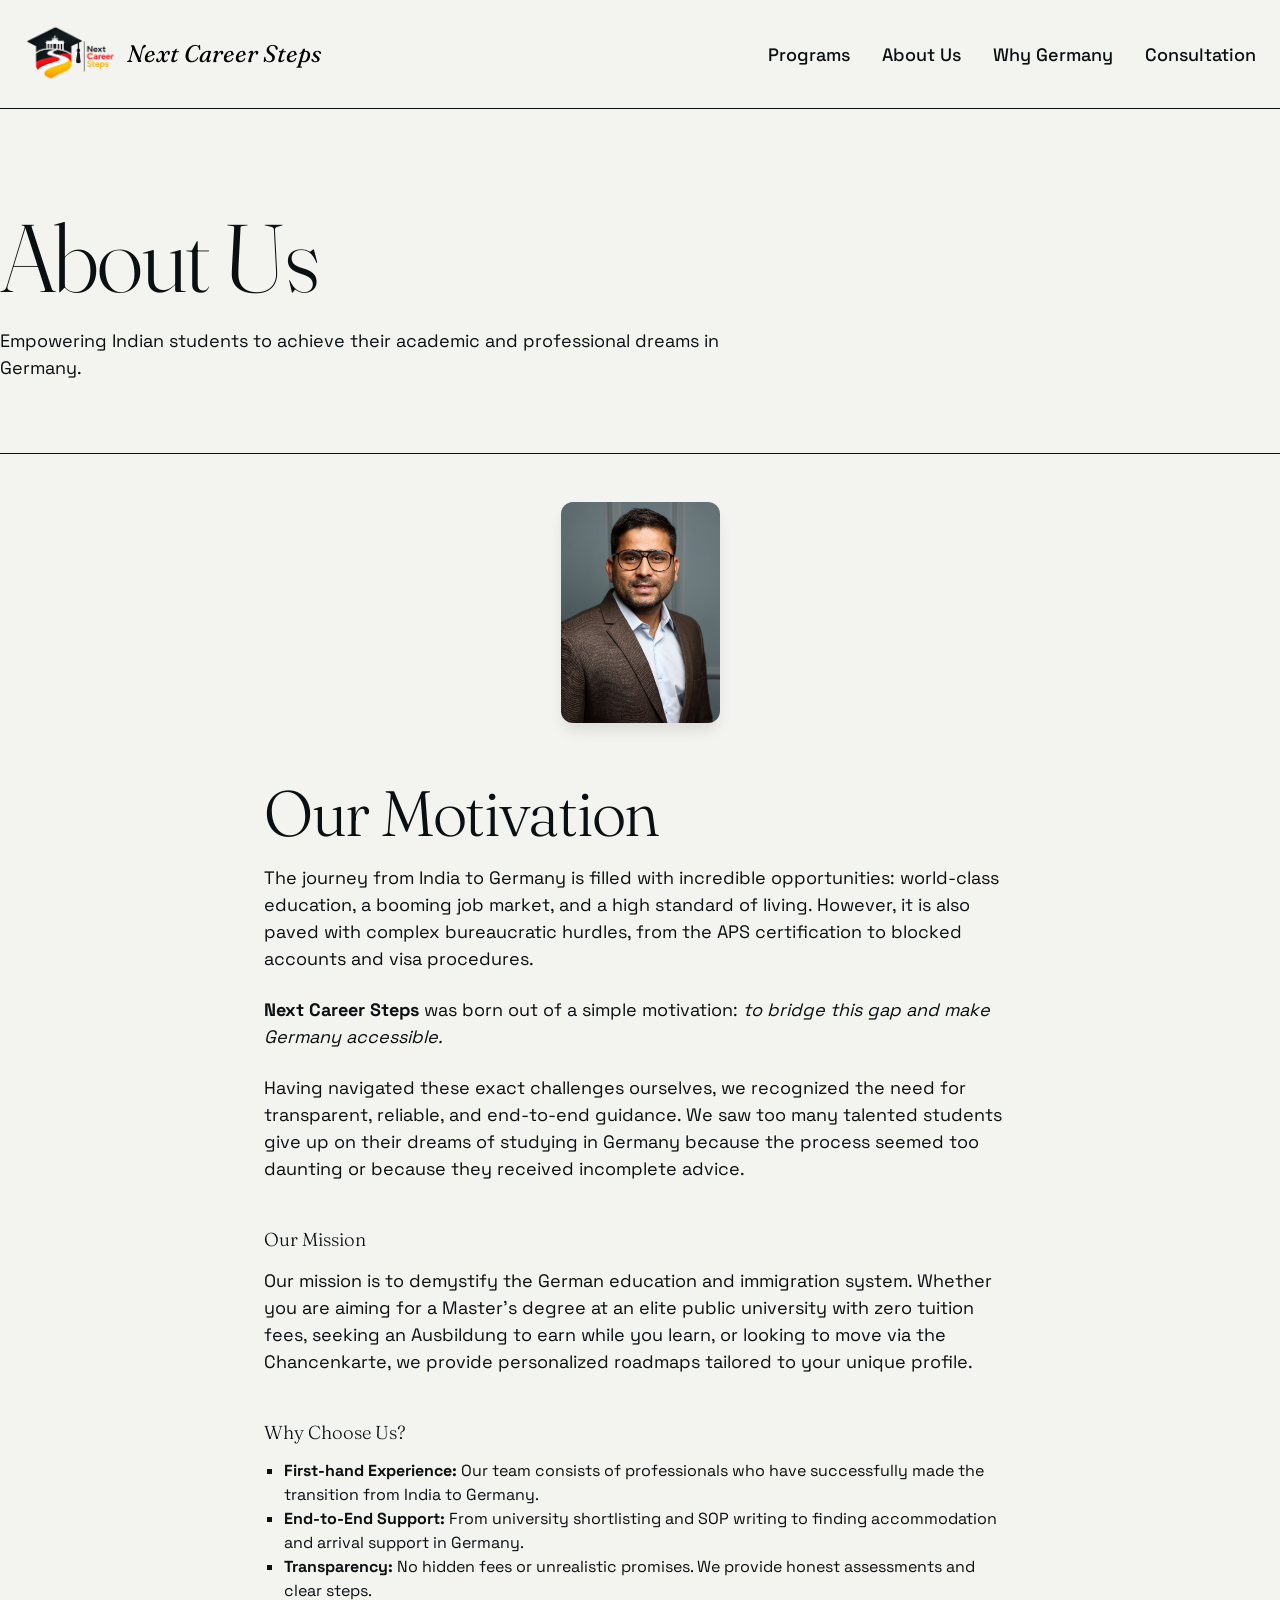
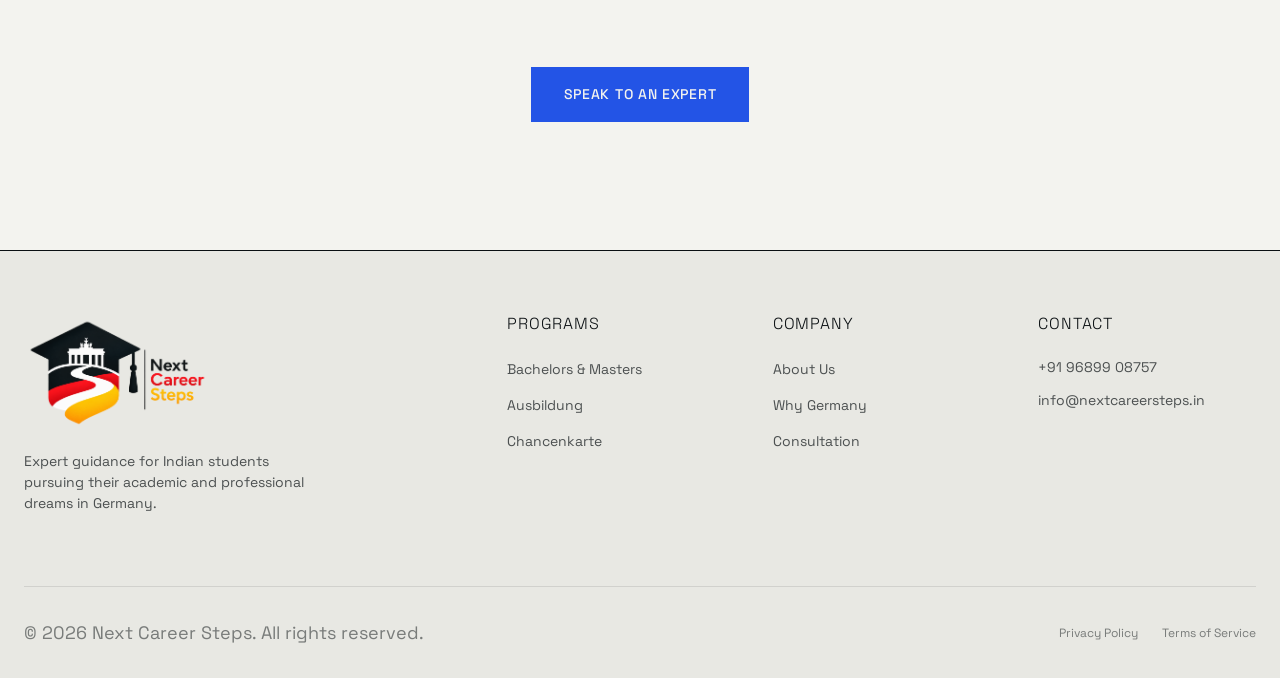
<file: about.html>
<!DOCTYPE html>
<html lang="en">
<head>
    <meta charset="UTF-8">
    <meta name="viewport" content="width=device-width, initial-scale=1.0">
    <title>About Us | Next Career Steps</title>
    <link rel="stylesheet" href="styles.css">
</head>
<body>
    <header class="header">
        <a href="index.html" class="brand" style="display: flex; align-items: center; gap: 10px; text-decoration: none;">
            <img src="logo.png" alt="Next Career Steps Logo" style="height: 60px; width: auto; border-radius: 4px;">
            <span style="color: #000000;">Next Career Steps</span>
        </a>
        <nav class="nav-links">
            <a href="index.html#programs">Programs</a>
            <a href="about.html">About Us</a>
            <a href="index.html#why">Why Germany</a>
            <a href="index.html#contact">Consultation</a>
        </nav>
        <button class="mobile-menu-btn" aria-label="Toggle Menu">☰</button>
    </header>

    <main>
        <section class="container page-header">
            <h1>About Us</h1>
            <p>Empowering Indian students to achieve their academic and professional dreams in Germany.</p>
        </section>

        <section class="container" style="max-width: 800px; padding-bottom: 8rem;">
            <div style="text-align: center; margin-bottom: 3rem;">
                <img src="about_us.png" alt="Founder of Next Career Steps" style="max-width: 250px; border-radius: 12px; box-shadow: 0 10px 15px -3px rgba(0, 0, 0, 0.1);">
            </div>
            <h2>Our Motivation</h2>
            <p>The journey from India to Germany is filled with incredible opportunities: world-class education, a booming job market, and a high standard of living. However, it is also paved with complex bureaucratic hurdles, from the APS certification to blocked accounts and visa procedures.</p>
            
            <p><strong>Next Career Steps</strong> was born out of a simple motivation: <em>to bridge this gap and make Germany accessible.</em></p>
            
            <p>Having navigated these exact challenges ourselves, we recognized the need for transparent, reliable, and end-to-end guidance. We saw too many talented students give up on their dreams of studying in Germany because the process seemed too daunting or because they received incomplete advice.</p>
            
            <h3 style="margin-top: 3rem;">Our Mission</h3>
            <p>Our mission is to demystify the German education and immigration system. Whether you are aiming for a Master's degree at an elite public university with zero tuition fees, seeking an Ausbildung to earn while you learn, or looking to move via the Chancenkarte, we provide personalized roadmaps tailored to your unique profile.</p>

            <h3 style="margin-top: 3rem;">Why Choose Us?</h3>
            <ul style="list-style-type: square; margin-left: 20px; margin-bottom: 2rem;">
                <li><strong>First-hand Experience:</strong> Our team consists of professionals who have successfully made the transition from India to Germany.</li>
                <li><strong>End-to-End Support:</strong> From university shortlisting and SOP writing to finding accommodation and arrival support in Germany.</li>
                <li><strong>Transparency:</strong> No hidden fees or unrealistic promises. We provide honest assessments and clear steps.</li>
            </ul>

            <div style="margin-top: 4rem; text-align: center;">
                <a href="index.html#contact" class="btn btn-primary">Speak to an Expert</a>
            </div>
        </section>
    </main>

    <footer class="footer">
        <div class="footer-grid">
            <div class="footer-col">
                <a href="index.html" class="brand" style="display: flex; align-items: center;">
            <img src="logo.png" alt="Next Career Steps Logo" style="height: 120px; width: auto; border-radius: 4px;">
        </a>
                <p>Expert guidance for Indian students pursuing their academic and professional dreams in Germany.</p>
            </div>
            <div class="footer-col">
                <h4>Programs</h4>
                <ul>
                    <li><a href="bachelors-masters.html">Bachelors & Masters</a></li>
                    <li><a href="ausbildung.html">Ausbildung</a></li>
                    <li><a href="chancenkarte.html">Chancenkarte</a></li>
                </ul>
            </div>
            <div class="footer-col">
                <h4>Company</h4>
                <ul>
                    <li><a href="about.html">About Us</a></li>
                    <li><a href="index.html#why">Why Germany</a></li>
                    <li><a href="index.html#contact">Consultation</a></li>
                </ul>
            </div>
            <div class="footer-col">
                <h4>Contact</h4>
                <ul>
                    <li style="color: rgba(10,15,18,0.7); font-size: 0.875rem;">+91 96899 08757</li>
                    <li style="color: rgba(10,15,18,0.7); font-size: 0.875rem;">info@nextcareersteps.in</li>
                </ul>
            </div>
        </div>
        <div class="footer-bottom">
            <p style="margin: 0;">&copy; 2026 Next Career Steps. All rights reserved.</p>
            <div class="footer-bottom-links">
                <a href="#">Privacy Policy</a>
                <a href="#">Terms of Service</a>
            </div>
        </div>
    </footer>

    <script src="script.js"></script>
</body>
</html>
</file>
<file: styles.css>
/* Base & Variables */
@import url('https://fonts.googleapis.com/css2?family=Fraunces:ital,opsz,wght@0,9..144,300;0,9..144,400;1,9..144,300;1,9..144,400&family=Space+Grotesk:wght@400;500;600&display=swap');

:root {
    --ink: #0A0F12;       /* Deep almost black for text and borders */
    --paper: #F3F3EF;     /* slightly warm, gritty off-white */
    --accent: #2354E6;    /* highly saturated electric blue for actions */
    --surface: #E8E8E3;   /* slightly darker paper for contrasting sections */
}

* {
    margin: 0;
    padding: 0;
    box-sizing: border-box;
}

body {
    font-family: 'Space Grotesk', sans-serif;
    color: var(--ink);
    background-color: var(--paper);
    line-height: 1.5;
    -webkit-font-smoothing: antialiased;
}

/* Typography */
h1, h2, h3, h4 {
    font-family: 'Fraunces', serif;
    font-weight: 300;
    line-height: 1.1;
    color: var(--ink);
    margin-bottom: 1rem;
}

h1 {
    font-size: clamp(3rem, 8vw, 6rem);
    letter-spacing: -0.02em;
}

h2 {
    font-size: clamp(2rem, 5vw, 4rem);
    letter-spacing: -0.02em;
}

p {
    font-size: 1.125rem;
    max-width: 65ch;
    margin-bottom: 1.5rem;
}

a {
    color: inherit;
    text-decoration: none;
}

ul {
    list-style: none;
}

/* Layout Utilities */
.container {
    max-width: 1400px;
    margin: 0 auto;
    padding: 0 24px;
}

.border-top { border-top: 1px solid var(--ink); }
.border-bottom { border-bottom: 1px solid var(--ink); }
.border-right { border-right: 1px solid var(--ink); }

/* Buttons & Links */
.btn {
    display: inline-flex;
    align-items: center;
    font-family: 'Space Grotesk', sans-serif;
    font-weight: 500;
    text-transform: uppercase;
    font-size: 0.875rem;
    letter-spacing: 0.05em;
    padding: 1rem 2rem;
    border: 1px solid var(--ink);
    background: transparent;
    color: var(--ink);
    cursor: pointer;
    transition: all 0.2s ease;
}

.btn-primary {
    background: var(--accent);
    color: var(--paper);
    border-color: var(--accent);
}

.btn-primary:hover {
    background: var(--ink);
    border-color: var(--ink);
}

.btn:hover {
    background: var(--ink);
    color: var(--paper);
}

/* Header */
.header {
    display: flex;
    justify-content: space-between;
    align-items: center;
    padding: 1.5rem 24px;
    border-bottom: 1px solid var(--ink);
    background: var(--paper);
}

.brand {
    font-family: 'Fraunces', serif;
    font-size: 1.5rem;
    font-style: italic;
    font-weight: 400;
}

.nav-links {
    display: flex;
    gap: 2rem;
    align-items: center;
}

.nav-links a {
    font-size: 1.125rem;
    font-weight: 500;
    transition: color 0.2s ease;
}

.mobile-menu-btn {
    display: none;
    background: none;
    border: none;
    font-size: 1.5rem;
    cursor: pointer;
    color: var(--ink);
}

@media (max-width: 768px) {
    .header {
        position: relative;
    }
    .mobile-menu-btn {
        display: block;
    }
    .nav-links {
        display: none;
        position: absolute;
        top: 100%;
        left: 0;
        width: 100%;
        background: var(--paper);
        flex-direction: column;
        padding: 2rem 24px;
        border-bottom: 1px solid var(--ink);
        z-index: 100;
    }
    .nav-links.active {
        display: flex;
    }
}

/* Internal Page Styles */
.page-header {
    padding: 6rem 0 3rem;
    border-bottom: 1px solid var(--ink);
    margin-bottom: 3rem;
}

.article-image {
    width: 100%;
    height: 400px;
    margin-bottom: 3rem;
    overflow: hidden;
    background: var(--ink);
    border: 1px solid var(--ink);
}

.article-image img {
    width: 100%;
    height: 100%;
    object-fit: cover;
    filter: grayscale(100%) contrast(1.2);
    transition: filter 0.5s ease;
}

.article-image:hover img {
    filter: grayscale(0%);
}

.program-link {
    color: var(--accent);
    font-weight: 600;
    display: inline-block;
    margin-top: 1rem;
    text-transform: uppercase;
    font-size: 0.875rem;
    letter-spacing: 0.05em;
}
.program-link:hover {
    text-decoration: underline;
}

.nav-links a:hover {
    color: var(--accent);
}

/* Hero */
.hero {
    padding: 6rem 0;
    display: grid;
    grid-template-columns: 1fr;
    gap: 4rem;
}

@media (min-width: 900px) {
    .hero {
        grid-template-columns: 1fr 1fr;
        align-items: center;
    }
}

.hero-content p {
    font-size: 1.5rem;
    max-width: 30ch;
}

.hero-tags {
    display: flex;
    flex-wrap: wrap;
    gap: 0.5rem;
    margin-bottom: 1.5rem;
}

.hero-tag {
    background: rgba(35, 84, 230, 0.1);
    color: var(--accent);
    padding: 0.25rem 0.75rem;
    border-radius: 100px;
    font-size: 0.75rem;
    text-transform: uppercase;
    letter-spacing: 0.05em;
    font-weight: bold;
    text-decoration: none;
    transition: all 0.3s ease;
    display: inline-block;
}

.hero-tag:hover {
    background: var(--accent);
    color: var(--paper);
    transform: translateY(-2px);
    box-shadow: 0 4px 8px rgba(35, 84, 230, 0.2);
}

.hero-image {
    aspect-ratio: 3/4;
    background: var(--ink);
    width: 100%;
    overflow: hidden;
}

.hero-image img {
    width: 100%;
    height: 100%;
    object-fit: cover;
    filter: grayscale(100%) contrast(1.2);
    transition: filter 0.5s ease;
}

.hero-image:hover img {
    filter: grayscale(0%);
}

/* Stats */
.stats {
    display: grid;
    grid-template-columns: 1fr;
    border-top: 1px solid var(--ink);
}

@media (min-width: 600px) {
    .stats { grid-template-columns: repeat(2, 1fr); }
}

@media (min-width: 900px) {
    .stats { grid-template-columns: repeat(4, 1fr); }
}

.stat-item {
    padding: 3rem 24px;
    border-bottom: 1px solid var(--ink);
}

@media (min-width: 600px) {
    .stat-item:nth-child(odd) { border-right: 1px solid var(--ink); }
}

@media (min-width: 900px) {
    .stat-item { border-right: 1px solid var(--ink); border-bottom: none; }
    .stat-item:last-child { border-right: none; }
}

.stat-item h3 {
    font-size: 3rem;
    margin-bottom: 0.5rem;
    color: var(--accent);
}

.stat-item p {
    font-size: 0.875rem;
    text-transform: uppercase;
    letter-spacing: 0.05em;
    margin: 0;
}

/* Section Shared */
.section {
    padding: 8rem 0;
    border-top: 1px solid var(--ink);
}

.section-grid {
    display: grid;
    grid-template-columns: 1fr;
    gap: 4rem;
}

@media (min-width: 900px) {
    .section-grid {
        grid-template-columns: 300px 1fr;
    }
}

.section-title {
    font-family: 'Space Grotesk', sans-serif;
    font-size: 0.875rem;
    text-transform: uppercase;
    letter-spacing: 0.05em;
    font-weight: 500;
}

/* List Items (Programs & Why Germany) */
.list-group {
    display: flex;
    flex-direction: column;
}

.list-item {
    border-top: 1px solid var(--ink);
    padding: 3rem 0;
    display: grid;
    grid-template-columns: 1fr;
    gap: 1rem;
}

@media (min-width: 768px) {
    .list-item {
        grid-template-columns: 1fr 2fr;
    }
}

.list-item h4 {
    font-size: 2rem;
    margin: 0;
}

.list-item p {
    margin: 0;
}

.list-group .list-item:last-child {
    border-bottom: 1px solid var(--ink);
}

/* Form Section */
.contact-section {
    background: var(--surface);
}

.form-wrapper {
    max-width: 600px;
}

.form-group {
    margin-bottom: 2rem;
}

.form-group label {
    display: block;
    font-size: 0.875rem;
    text-transform: uppercase;
    letter-spacing: 0.05em;
    margin-bottom: 0.5rem;
}

input, select, textarea {
    width: 100%;
    padding: 0.25rem 0 0.5rem 0;
    border: none;
    border-bottom: 1px solid var(--ink);
    background: transparent;
    font-family: 'Space Grotesk', sans-serif;
    font-size: 1.125rem;
    color: var(--ink);
    border-radius: 0;
    transition: border-color 0.2s;
}

input:focus, select:focus, textarea:focus {
    outline: none;
    border-bottom-color: var(--accent);
}

/* Footer */
.footer {
    padding: 4rem 24px 2rem;
    background: var(--surface);
    color: var(--ink);
    border-top: 1px solid var(--ink);
}

.footer-grid {
    display: grid;
    grid-template-columns: 1fr;
    gap: 3rem;
    max-width: 1400px;
    margin: 0 auto;
    border-bottom: 1px solid rgba(10,15,18,0.1);
    padding-bottom: 3rem;
}

@media (min-width: 768px) {
    .footer-grid {
        grid-template-columns: 2fr 1fr 1fr 1fr;
    }
}

.footer-col .brand {
    color: var(--ink);
    margin-bottom: 1rem;
    display: block;
}

.footer-col p {
    font-size: 0.875rem;
    color: rgba(10,15,18,0.7);
    max-width: 300px;
}

.footer-col h4 {
    color: var(--ink);
    font-size: 1rem;
    margin-bottom: 1.5rem;
    font-family: 'Space Grotesk', sans-serif;
    letter-spacing: 0.05em;
    text-transform: uppercase;
}

.footer-col ul {
    list-style: none;
    padding: 0;
}

.footer-col ul li {
    margin-bottom: 0.75rem;
}

.footer-col ul a {
    color: rgba(10,15,18,0.7);
    font-size: 0.875rem;
    transition: color 0.2s ease;
}

.footer-col ul a:hover {
    color: var(--accent);
}

.footer-bottom {
    display: flex;
    justify-content: space-between;
    align-items: center;
    max-width: 1400px;
    margin: 2rem auto 0;
    font-size: 0.75rem;
    color: rgba(10,15,18,0.5);
    flex-wrap: wrap;
    gap: 1rem;
}

.footer-bottom-links {
    display: flex;
    gap: 1.5rem;
}

@media (max-width: 768px) {
    .header .brand {
        font-size: 1.1rem !important;
        gap: 5px !important;
    }
    .header .brand img {
        height: 40px !important;
    }
}


@media (max-width: 768px) {
    .footer-col .brand img {
        max-width: 100%;
        height: auto !important;
        max-height: 80px;
    }
}
</file>
